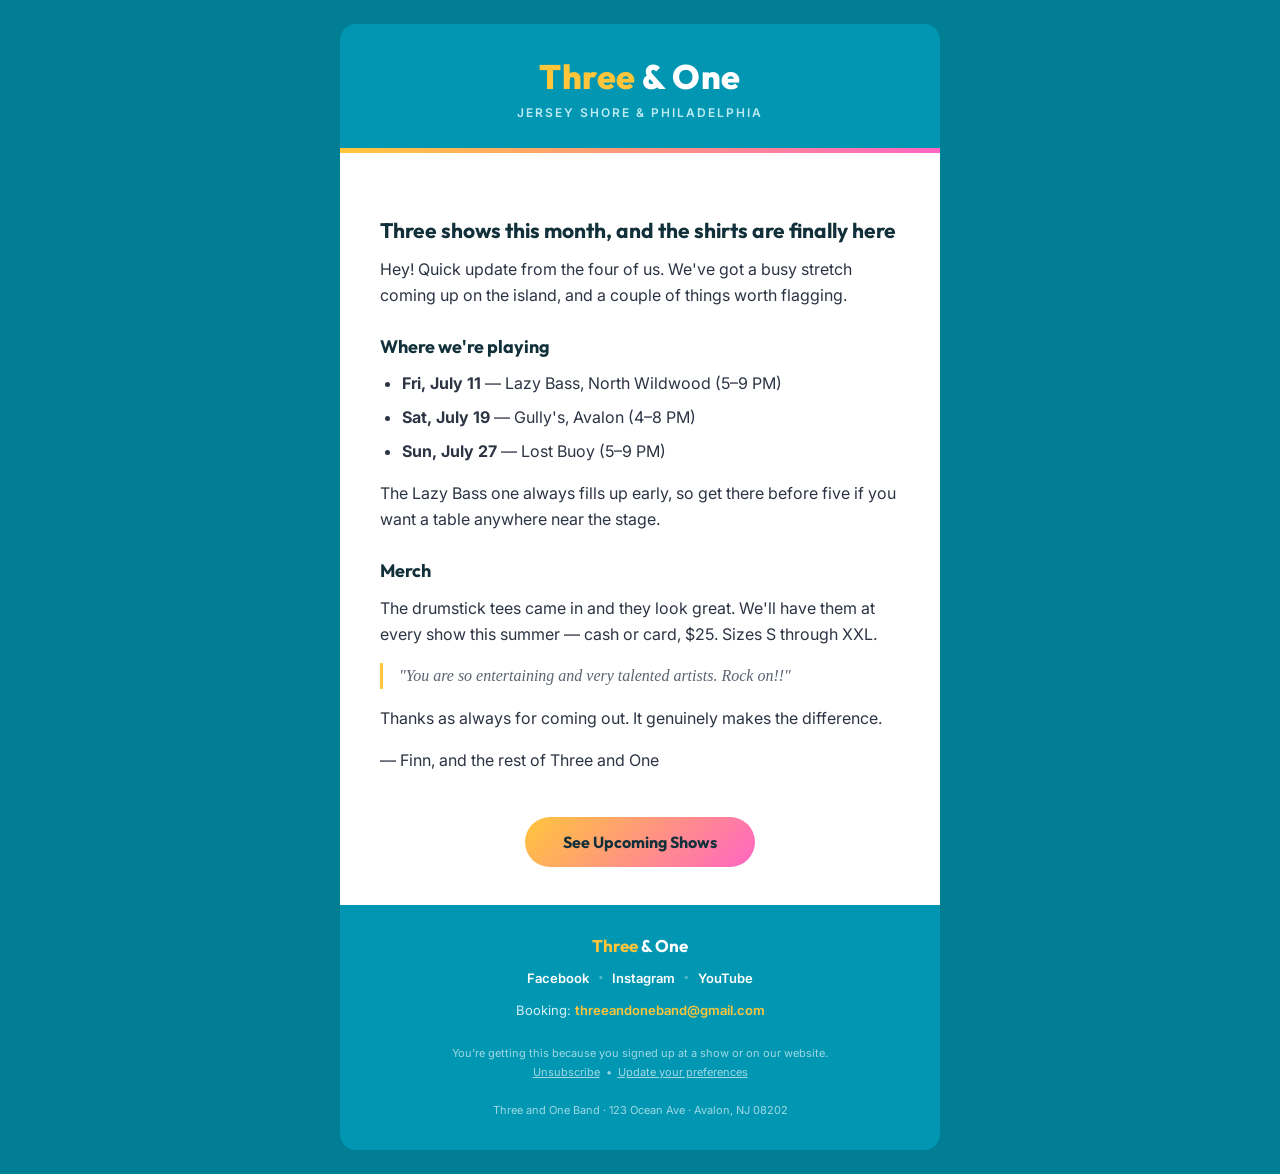
<file: email/preview.html>
<!DOCTYPE html PUBLIC "-//W3C//DTD XHTML 1.0 Transitional//EN" "http://www.w3.org/TR/xhtml1/DTD/xhtml1-transitional.dtd">
<html xmlns="http://www.w3.org/1999/xhtml" lang="en">
<head>
  <meta http-equiv="Content-Type" content="text/html; charset=UTF-8" />
  <meta name="viewport" content="width=device-width, initial-scale=1" />
  <meta name="x-apple-disable-message-reformatting" />
  <meta name="color-scheme" content="light dark" />
  <meta name="supported-color-schemes" content="light dark" />
  <title>Three and One</title>

  <!--[if mso]>
  <style type="text/css">
    /* Outlook ignores web fonts and rounded corners; keep it legible there. */
    body, table, td, a { font-family: Arial, sans-serif !important; }
  </style>
  <xml>
    <o:OfficeDocumentSettings>
      <o:AllowPNG/>
      <o:PixelsPerInch>96</o:PixelsPerInch>
    </o:OfficeDocumentSettings>
  </xml>
  <![endif]-->

  <style type="text/css">
    /* Apple Mail and iOS honor this; everyone else falls back to the stacks below. */
    @import url('https://fonts.googleapis.com/css2?family=Inter:wght@400;600&family=Outfit:wght@700;800&display=swap');

    body { margin: 0 !important; padding: 0 !important; width: 100% !important; }
    table { border-collapse: collapse !important; }
    img { border: 0; outline: none; text-decoration: none; -ms-interpolation-mode: bicubic; }
    a { text-decoration: none; }

    /* Stop iOS auto-linking phone numbers and dates in the brand color. */
    a[x-apple-data-detectors] {
      color: inherit !important;
      text-decoration: none !important;
      font-size: inherit !important;
      font-family: inherit !important;
      font-weight: inherit !important;
      line-height: inherit !important;
    }

    /* Styles for whatever gets typed into the Kit editor, which arrives
       as bare <p>, <h2>, <a>, <ul> and so on with no inline styles. */
    .email-body p {
      margin: 0 0 16px 0;
      font-family: 'Inter', -apple-system, 'Segoe UI', Roboto, Helvetica, Arial, sans-serif;
      font-size: 16px;
      line-height: 26px;
      color: #2c3444;
    }
    .email-body h1, .email-body h2, .email-body h3 {
      margin: 28px 0 12px 0;
      font-family: 'Outfit', 'Trebuchet MS', 'Segoe UI', Arial, sans-serif;
      font-weight: 700;
      color: #12303a;
      line-height: 1.25;
    }
    .email-body h1 { font-size: 26px; }
    .email-body h2 { font-size: 21px; }
    .email-body h3 { font-size: 18px; }
    .email-body a { color: #0197b2; text-decoration: underline; }
    .email-body ul, .email-body ol {
      margin: 0 0 16px 0;
      padding-left: 22px;
      font-family: 'Inter', -apple-system, 'Segoe UI', Roboto, Helvetica, Arial, sans-serif;
      font-size: 16px;
      line-height: 26px;
      color: #2c3444;
    }
    .email-body li { margin-bottom: 8px; }
    .email-body img { max-width: 100% !important; height: auto !important; }
    .email-body blockquote {
      margin: 0 0 16px 0;
      padding: 4px 0 4px 16px;
      border-left: 3px solid #ffc63b;
      color: #5a6472;
      font-style: italic;
    }

    @media screen and (max-width: 620px) {
      .wrapper { width: 100% !important; }
      .px { padding-left: 22px !important; padding-right: 22px !important; }
      .wordmark { font-size: 26px !important; }
      .stack { display: block !important; width: 100% !important; }
    }
  </style>
</head>

<body style="margin:0; padding:0; background-color:#017d94;">

  <!-- Inbox preview line. Change per send, or delete to let the first body line show. -->
  <div style="display:none; font-size:1px; color:#017d94; line-height:1px; max-height:0; max-width:0; opacity:0; overflow:hidden;">
    New dates, new merch, and what the band's been up to.
    &#847;&zwnj;&nbsp;&#847;&zwnj;&nbsp;&#847;&zwnj;&nbsp;&#847;&zwnj;&nbsp;&#847;&zwnj;&nbsp;&#847;&zwnj;&nbsp;&#847;&zwnj;&nbsp;&#847;&zwnj;&nbsp;
  </div>

  <table role="presentation" width="100%" cellpadding="0" cellspacing="0" border="0" style="background-color:#017d94;">
    <tr>
      <td align="center" style="padding:24px 12px;">

        <table role="presentation" class="wrapper" width="600" cellpadding="0" cellspacing="0" border="0" style="width:600px; max-width:600px;">

          <!-- ============ HEADER ============ -->
          <tr>
            <td align="center" bgcolor="#0197b2" class="px" style="background-color:#0197b2; padding:34px 40px 28px 40px; border-radius:16px 16px 0 0;">

              <!-- Swap this text wordmark for the logo once it has a public URL:
                   <img src="https://threeandoneband.com/images/Logo_DrumstickCropped.jpg"
                        width="120" alt="Three and One" style="display:block; border-radius:50%;" />
                   Email clients cannot load images from your computer, so the file has to be
                   hosted somewhere public first, or uploaded through Kit's image library. -->
              <div class="wordmark" style="font-family:'Outfit','Trebuchet MS','Segoe UI',Arial,sans-serif; font-size:34px; font-weight:800; letter-spacing:0.5px; color:#ffffff; line-height:1.1;">
                <span style="color:#ffc63b;">Three</span> &amp; One
              </div>
              <div style="font-family:'Inter',-apple-system,'Segoe UI',Roboto,Helvetica,Arial,sans-serif; font-size:12px; font-weight:600; letter-spacing:2px; text-transform:uppercase; color:#bdeaf3; padding-top:10px;">
                Jersey Shore &amp; Philadelphia
              </div>

            </td>
          </tr>

          <!-- Accent rule. Outlook and Gmail show the solid yellow; everyone else gets the gradient. -->
          <tr>
            <td bgcolor="#ffc63b" height="5" style="background-color:#ffc63b; background-image:linear-gradient(90deg,#ffc63b 0%,#ff65c3 100%); height:5px; line-height:5px; font-size:0;">&nbsp;</td>
          </tr>

          <!-- ============ BODY ============ -->
          <tr>
            <td bgcolor="#ffffff" class="px email-body" style="background-color:#ffffff; padding:36px 40px 12px 40px;">

              
      <h2>Three shows this month, and the shirts are finally here</h2>

      <p>Hey! Quick update from the four of us. We've got a busy stretch coming
      up on the island, and a couple of things worth flagging.</p>

      <h3>Where we're playing</h3>
      <ul>
        <li><strong>Fri, July 11</strong> &mdash; Lazy Bass, North Wildwood (5&ndash;9 PM)</li>
        <li><strong>Sat, July 19</strong> &mdash; Gully's, Avalon (4&ndash;8 PM)</li>
        <li><strong>Sun, July 27</strong> &mdash; Lost Buoy (5&ndash;9 PM)</li>
      </ul>

      <p>The Lazy Bass one always fills up early, so get there before five if
      you want a table anywhere near the stage.</p>

      <h3>Merch</h3>
      <p>The drumstick tees came in and they look great. We'll have them at
      every show this summer &mdash; cash or card, $25. Sizes S through XXL.</p>

      <blockquote>"You are so entertaining and very talented artists. Rock on!!"</blockquote>

      <p>Thanks as always for coming out. It genuinely makes the difference.</p>

      <p>&mdash; Finn, and the rest of Three and One</p>


            </td>
          </tr>

          <!-- ============ CALL TO ACTION ============
               Optional. Delete this whole <tr> if a given send doesn't need it,
               or leave it as a standing link to the tour dates. -->
          <tr>
            <td bgcolor="#ffffff" align="center" class="px" style="background-color:#ffffff; padding:16px 40px 38px 40px;">
              <table role="presentation" cellpadding="0" cellspacing="0" border="0">
                <tr>
                  <td align="center" bgcolor="#ffc63b" style="background-color:#ffc63b; background-image:linear-gradient(135deg,#ffc63b 0%,#ff65c3 100%); border-radius:50px;">
                    <a href="https://threeandoneband.com/#shows"
                       style="display:inline-block; padding:15px 38px; font-family:'Outfit','Trebuchet MS','Segoe UI',Arial,sans-serif; font-size:16px; font-weight:700; color:#12303a; border-radius:50px;">
                      See Upcoming Shows
                    </a>
                  </td>
                </tr>
              </table>
            </td>
          </tr>

          <!-- ============ FOOTER ============ -->
          <tr>
            <td bgcolor="#0197b2" align="center" class="px" style="background-color:#0197b2; padding:30px 40px 12px 40px;">

              <div style="font-family:'Outfit','Trebuchet MS','Segoe UI',Arial,sans-serif; font-size:17px; font-weight:700; color:#ffffff; padding-bottom:14px;">
                <span style="color:#ffc63b;">Three</span> &amp; One
              </div>

              <table role="presentation" cellpadding="0" cellspacing="0" border="0">
                <tr>
                  <td style="padding:0 9px;"><a href="https://www.facebook.com/threeandoneband/" style="font-family:'Inter',-apple-system,'Segoe UI',Roboto,Helvetica,Arial,sans-serif; font-size:13px; font-weight:600; color:#ffffff;">Facebook</a></td>
                  <td style="color:#57bcd0; font-size:13px;">&bull;</td>
                  <td style="padding:0 9px;"><a href="https://www.instagram.com/threeandoneband/" style="font-family:'Inter',-apple-system,'Segoe UI',Roboto,Helvetica,Arial,sans-serif; font-size:13px; font-weight:600; color:#ffffff;">Instagram</a></td>
                  <td style="color:#57bcd0; font-size:13px;">&bull;</td>
                  <td style="padding:0 9px;"><a href="https://www.youtube.com/@threeandoneband" style="font-family:'Inter',-apple-system,'Segoe UI',Roboto,Helvetica,Arial,sans-serif; font-size:13px; font-weight:600; color:#ffffff;">YouTube</a></td>
                </tr>
              </table>

              <div style="font-family:'Inter',-apple-system,'Segoe UI',Roboto,Helvetica,Arial,sans-serif; font-size:13px; color:#d4f0f6; padding-top:16px;">
                Booking: <a href="mailto:threeandoneband@gmail.com" style="color:#ffc63b; font-weight:600;">threeandoneband@gmail.com</a>
              </div>

            </td>
          </tr>

          <!-- Legal footer. The unsubscribe link and the physical address are both
               required by CAN-SPAM, and Kit will not send a broadcast without them. -->
          <tr>
            <td bgcolor="#0197b2" align="center" class="px" style="background-color:#0197b2; padding:14px 40px 30px 40px; border-radius:0 0 16px 16px;">
              <div style="font-family:'Inter',-apple-system,'Segoe UI',Roboto,Helvetica,Arial,sans-serif; font-size:11px; line-height:19px; color:#9fd8e4;">
                You're getting this because you signed up at a show or on our website.<br />
                <a href="#unsubscribe" style="color:#9fd8e4; text-decoration:underline;">Unsubscribe</a>
                &nbsp;&bull;&nbsp;
                <a href="#preferences" style="color:#9fd8e4; text-decoration:underline;">Update your preferences</a>
                <br /><br />
                Three and One Band &middot; 123 Ocean Ave &middot; Avalon, NJ 08202
              </div>
            </td>
          </tr>

        </table>

      </td>
    </tr>
  </table>

</body>
</html>
</file>
